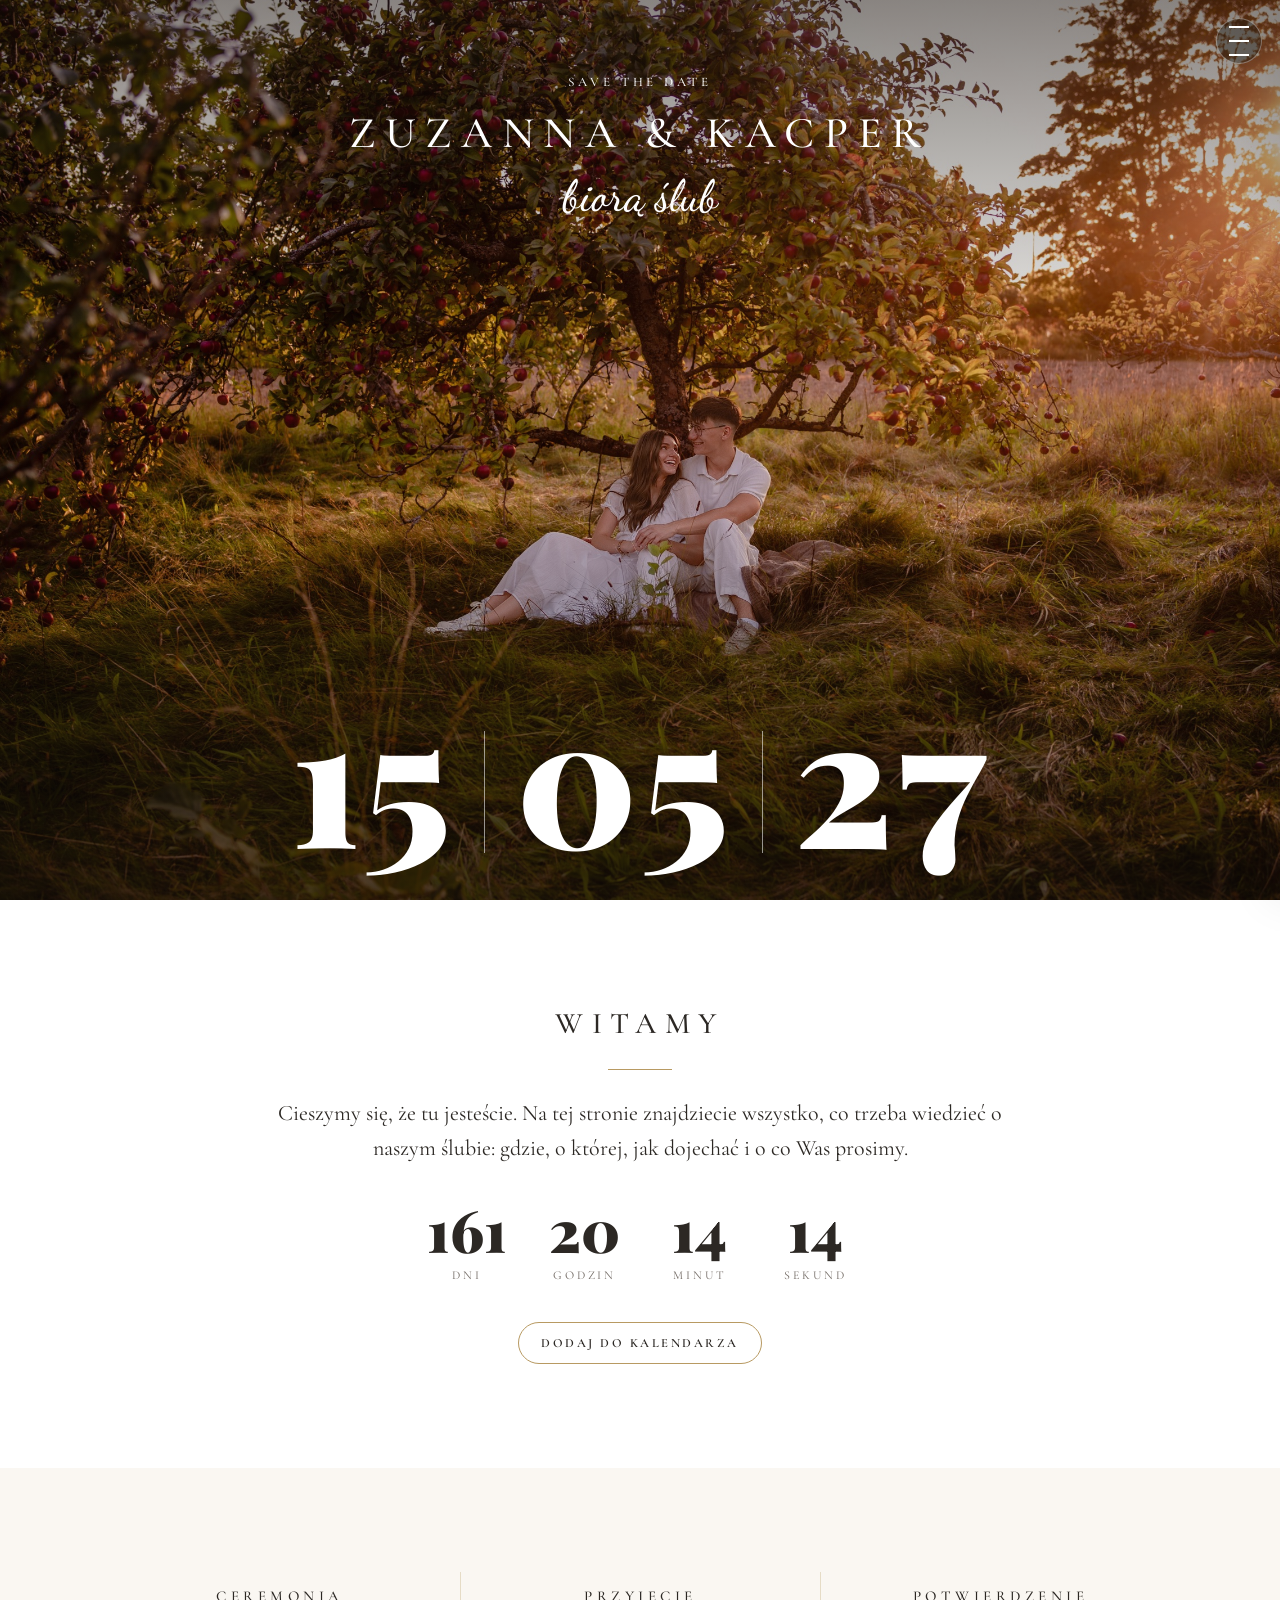
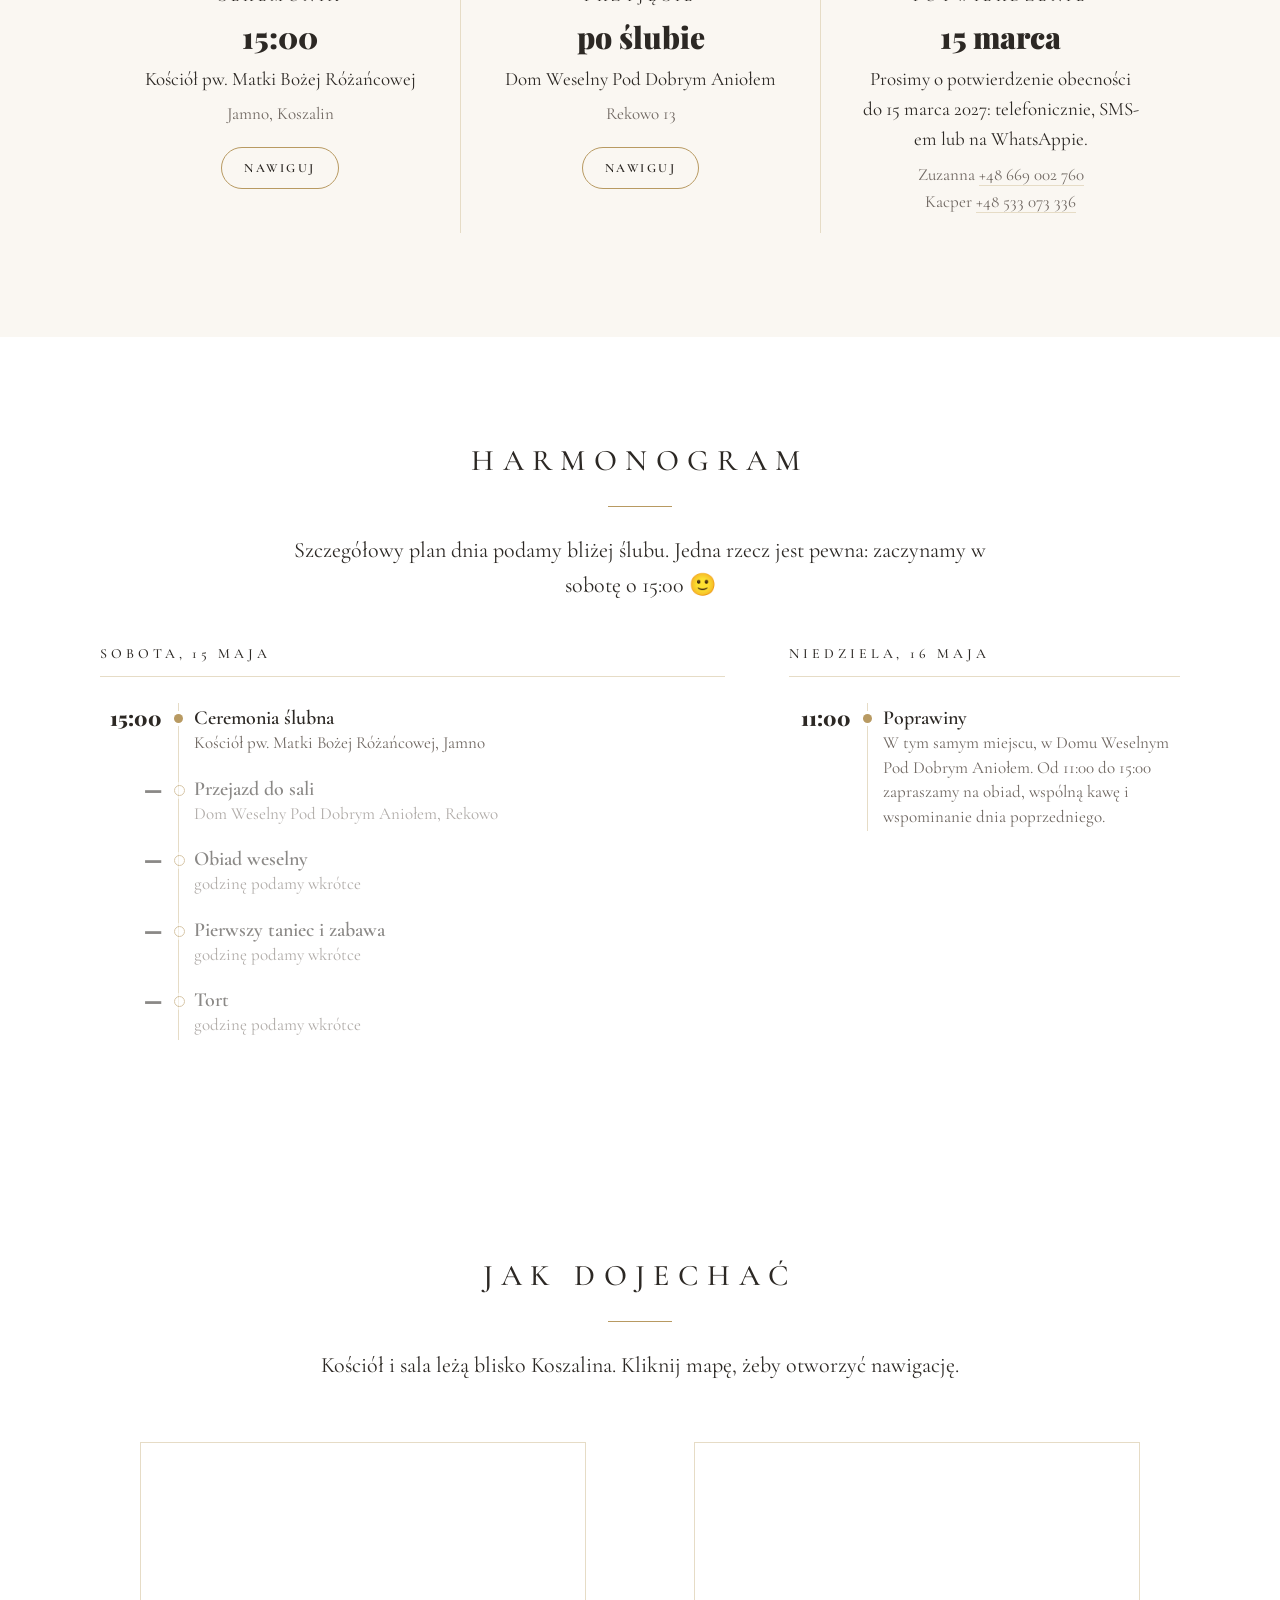
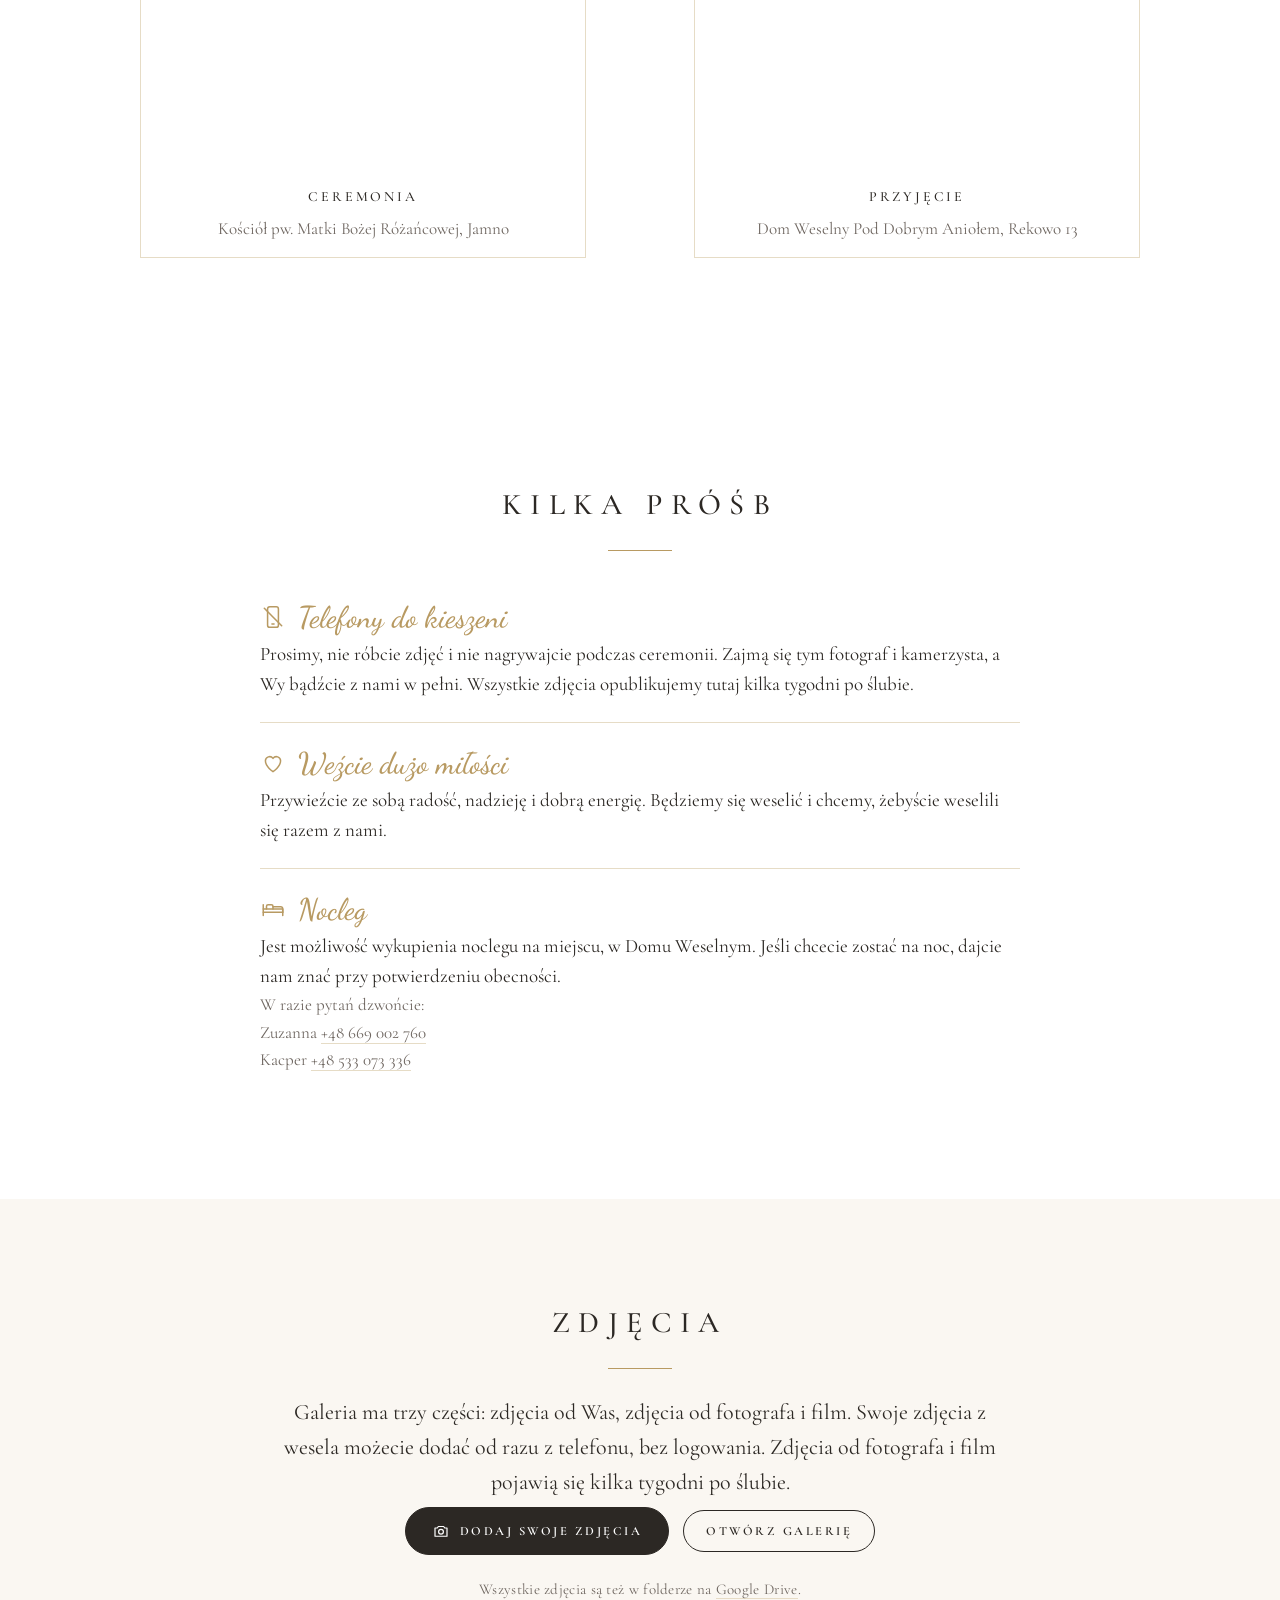
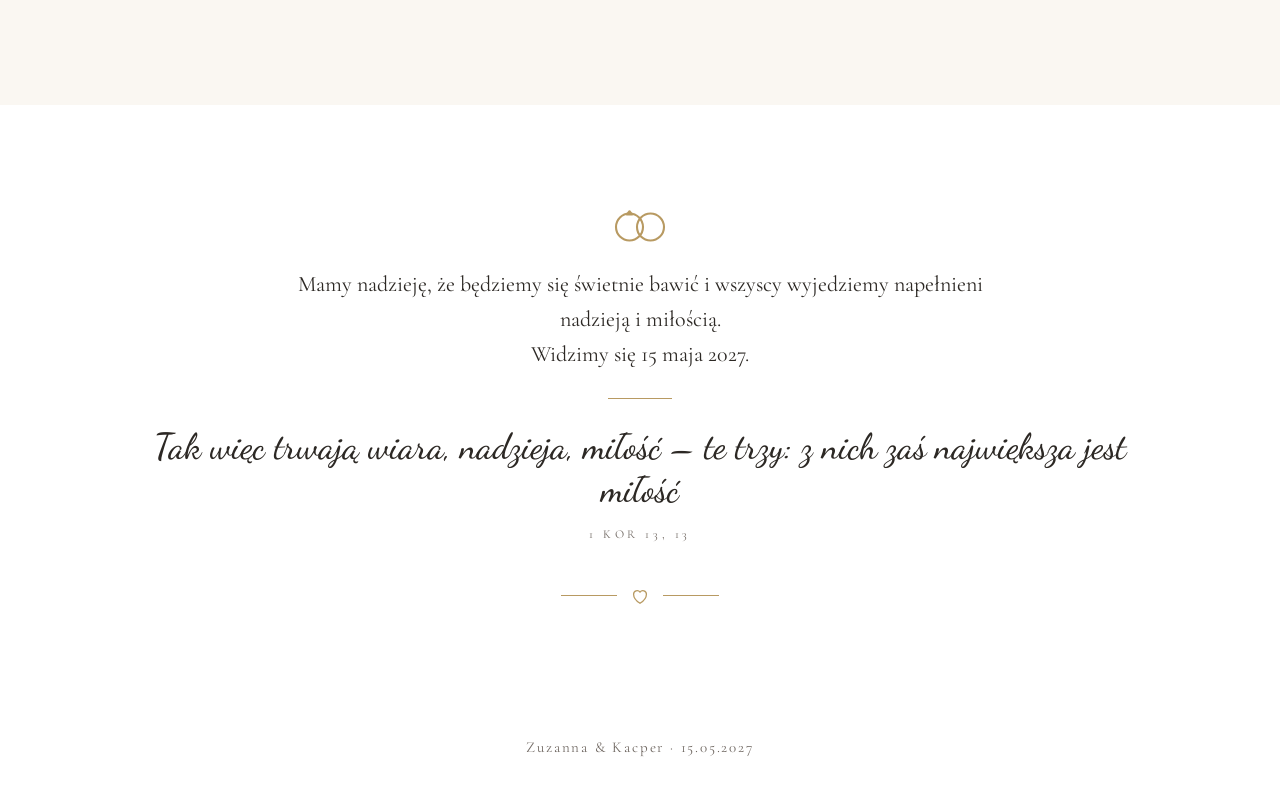
<file: index.html>
<!doctype html>
<html lang="pl">
<head>
<meta charset="utf-8">
<meta name="viewport" content="width=device-width, initial-scale=1">
<title>Zuzanna i Kacper · 15 maja 2027</title>
<meta name="description" content="Ślub Zuzanny i Kacpra, 15 maja 2027. Szczegóły ceremonii, przyjęcia i dojazdu.">
<meta name="robots" content="noindex, nofollow">
<meta property="og:title" content="Zuzanna i Kacper biorą ślub · 15 maja 2027">
<meta property="og:image" content="https://zuzannaikacper.pl/img/hero-m.jpg">
<link rel="icon" href="/favicon.svg" type="image/svg+xml">
<link rel="apple-touch-icon" href="/apple-touch-icon.png">
<link rel="preconnect" href="https://fonts.googleapis.com">
<link rel="preconnect" href="https://fonts.gstatic.com" crossorigin>
<link href="https://fonts.googleapis.com/css2?family=Cormorant+Garamond:ital,wght@0,400;0,500;0,600;1,400&family=Dancing+Script:wght@500;600&family=Playfair+Display:wght@900&display=swap" rel="stylesheet">
<link rel="stylesheet" href="/style.css?v=9">
</head>
<body>

<button class="menu-btn" type="button" aria-label="Menu" aria-expanded="false" aria-controls="menu"><span></span><span></span><span></span></button>
<div class="menu-scrim" hidden></div>
<nav class="menu" id="menu" aria-label="Menu strony">
  <a href="/#witamy">Witamy</a>
  <a href="/#plan">Plan dnia</a>
  <a href="/#harmonogram">Harmonogram</a>
  <a href="/#dojazd">Jak dojechać</a>
  <a href="/#prosby">Kilka próśb</a>
  <a href="/zdjecia/">Galeria zdjęć</a>
  <a href="/zdjecia/#gosc">Dodaj swoje zdjęcia</a>
  <div class="menu-foot"><span class="script">Zuzanna &amp; Kacper</span>15 maja 2027</div>
</nav>

<header class="hero">
  <picture>
    <source media="(max-width:760px)" srcset="img/hero-m.jpg">
    <img src="img/hero.jpg" alt="Zuzanna i Kacper pod jabłonią o zachodzie słońca">
  </picture>
  <div class="hero-top">
    <div class="caps">Save the date</div>
    <h1>Zuzanna &amp; Kacper</h1>
    <p class="script">biorą ślub</p>
  </div>
  <div class="hero-date" aria-label="15 maja 2027"><span>15</span><span>05</span><span>27</span></div>
</header>

<section class="center" id="witamy">
  <div class="wrap">
    <h2>Witamy</h2>
    <div class="rule"></div>
    <p class="lead">Cieszymy się, że tu jesteście. Na tej stronie znajdziecie wszystko, co trzeba wiedzieć o naszym ślubie: gdzie, o której, jak dojechać i o co Was prosimy.</p>
    <div class="count" id="count" aria-live="polite">
      <div><b data-u="d">—</b><small>dni</small></div>
      <div><b data-u="h">—</b><small>godzin</small></div>
      <div><b data-u="m">—</b><small>minut</small></div>
      <div><b data-u="s">—</b><small>sekund</small></div>
    </div>
    <a class="btn ghost" href="slub.ics" download="slub-zuzanna-kacper.ics">Dodaj do kalendarza</a>
  </div>
</section>

<section class="plan" id="plan">
  <div class="wrap">
    <div class="cols">
      <div>
        <h3>Ceremonia</h3>
        <p class="big">15:00</p>
        <p>Kościół pw. Matki Bożej Różańcowej</p>
        <p class="muted">Jamno, Koszalin</p>
        <a class="btn ghost" href="https://www.google.com/maps/search/?api=1&query=Ko%C5%9Bci%C3%B3%C5%82+Matki+Bo%C5%BCej+R%C3%B3%C5%BCa%C5%84cowej+Jamno+Koszalin" target="_blank" rel="noopener">Nawiguj</a>
      </div>
      <div>
        <h3>Przyjęcie</h3>
        <p class="big">po ślubie</p>
        <p>Dom Weselny Pod Dobrym Aniołem</p>
        <p class="muted">Rekowo 13</p>
        <a class="btn ghost" href="https://www.google.com/maps/search/?api=1&query=Dom+Weselny+Pod+Dobrym+Anio%C5%82em+Rekowo+13" target="_blank" rel="noopener">Nawiguj</a>
      </div>
      <div>
        <h3>Potwierdzenie</h3>
        <p class="big">15 marca</p>
        <p>Prosimy o potwierdzenie obecności do 15 marca 2027: telefonicznie, SMS-em lub na WhatsAppie.</p>
        <p class="muted">Zuzanna <a href="tel:+48669002760">+48 669 002 760</a><br>Kacper <a href="tel:+48533073336">+48 533 073 336</a></p>
      </div>
    </div>
  </div>
</section>

<section class="center" id="harmonogram">
  <div class="wrap">
    <h2>Harmonogram</h2>
    <div class="rule"></div>
    <p class="lead">Szczegółowy plan dnia podamy bliżej ślubu. Jedna rzecz jest pewna: zaczynamy w sobotę o 15:00 🙂</p>
    <div class="days">
      <div class="day">
        <h3>Sobota, 15 maja</h3>
        <ol class="tl">
          <li><time>15:00</time><div><strong>Ceremonia ślubna</strong><span>Kościół pw. Matki Bożej Różańcowej, Jamno</span></div></li>
          <li class="tba"><time>—</time><div><strong>Przejazd do sali</strong><span>Dom Weselny Pod Dobrym Aniołem, Rekowo</span></div></li>
          <li class="tba"><time>—</time><div><strong>Obiad weselny</strong><span>godzinę podamy wkrótce</span></div></li>
          <li class="tba"><time>—</time><div><strong>Pierwszy taniec i zabawa</strong><span>godzinę podamy wkrótce</span></div></li>
          <li class="tba"><time>—</time><div><strong>Tort</strong><span>godzinę podamy wkrótce</span></div></li>
        </ol>
      </div>
      <div class="day">
        <h3>Niedziela, 16 maja</h3>
        <ol class="tl">
          <li><time>11:00</time><div><strong>Poprawiny</strong><span>W tym samym miejscu, w Domu Weselnym Pod Dobrym Aniołem. Od 11:00 do 15:00 zapraszamy na obiad, wspólną kawę i wspominanie dnia poprzedniego.</span></div></li>
        </ol>
      </div>
    </div>
  </div>
</section>

<section class="center" id="dojazd">
  <div class="wrap">
    <h2>Jak dojechać</h2>
    <div class="rule"></div>
    <p class="lead">Kościół i sala leżą blisko Koszalina. Kliknij mapę, żeby otworzyć nawigację.</p>
    <div class="maps">
      <figure class="map">
        <iframe loading="lazy" title="Mapa: Kościół Matki Bożej Różańcowej, Jamno" src="https://maps.google.com/maps?q=Ko%C5%9Bci%C3%B3%C5%82+Matki+Bo%C5%BCej+R%C3%B3%C5%BCa%C5%84cowej+Jamno+Koszalin&z=14&output=embed"></iframe>
        <figcaption><strong>Ceremonia</strong><span>Kościół pw. Matki Bożej Różańcowej, Jamno</span></figcaption>
      </figure>
      <figure class="map">
        <iframe loading="lazy" title="Mapa: Dom Weselny Pod Dobrym Aniołem, Rekowo" src="https://maps.google.com/maps?q=Dom+Weselny+Pod+Dobrym+Anio%C5%82em+Rekowo+13&z=14&output=embed"></iframe>
        <figcaption><strong>Przyjęcie</strong><span>Dom Weselny Pod Dobrym Aniołem, Rekowo 13</span></figcaption>
      </figure>
    </div>
  </div>
</section>

<section id="prosby">
  <div class="wrap">
    <div class="center">
      <h2>Kilka próśb</h2>
      <div class="rule"></div>
    </div>
    <div class="asks">
      <ol>
        <li>
          <span class="script"><svg class="ico" viewBox="0 0 24 24" fill="none" stroke="currentColor" stroke-width="1.4" stroke-linecap="round" stroke-linejoin="round" aria-hidden="true"><rect x="7" y="2.5" width="10" height="19" rx="2"/><path d="M11 18.5h2"/><path d="M4 4l16 16"/></svg>Telefony do kieszeni</span>
          <p>Prosimy, nie róbcie zdjęć i nie nagrywajcie podczas ceremonii. Zajmą się tym fotograf i kamerzysta, a Wy bądźcie z nami w pełni. Wszystkie zdjęcia opublikujemy tutaj kilka tygodni po ślubie.</p>
        </li>
        <li>
          <span class="script"><svg class="ico" viewBox="0 0 24 24" fill="none" stroke="currentColor" stroke-width="1.4" stroke-linecap="round" stroke-linejoin="round" aria-hidden="true"><path d="M12 20s-7-4.6-7-10a3.9 3.9 0 0 1 7-2.3A3.9 3.9 0 0 1 19 10c0 5.4-7 10-7 10z"/></svg>Weźcie dużo miłości</span>
          <p>Przywieźcie ze sobą radość, nadzieję i dobrą energię. Będziemy się weselić i chcemy, żebyście weselili się razem z nami.</p>
        </li>
        <li>
          <span class="script"><svg class="ico" viewBox="0 0 24 24" fill="none" stroke="currentColor" stroke-width="1.4" stroke-linecap="round" stroke-linejoin="round" aria-hidden="true"><path d="M3 18V8"/><path d="M3 15h18v3"/><path d="M3 12h18v3"/><path d="M6 12V9.5A1.5 1.5 0 0 1 7.5 8h3A1.5 1.5 0 0 1 12 9.5V12"/><path d="M21 15v-3a2 2 0 0 0-2-2h-7"/></svg>Nocleg</span>
          <p>Jest możliwość wykupienia noclegu na miejscu, w Domu Weselnym. Jeśli chcecie zostać na noc, dajcie nam znać przy potwierdzeniu obecności.</p>
          <p class="muted">W razie pytań dzwońcie:<br>Zuzanna <a href="tel:+48669002760">+48 669 002 760</a><br>Kacper <a href="tel:+48533073336">+48 533 073 336</a></p>
        </li>
      </ol>
    </div>
  </div>
</section>

<section class="photos center" id="zdjecia">
  <div class="wrap">
    <h2>Zdjęcia</h2>
    <div class="rule"></div>
    <p class="lead">Galeria ma trzy części: zdjęcia od Was, zdjęcia od fotografa i film. Swoje zdjęcia z wesela możecie dodać od razu z telefonu, bez logowania. Zdjęcia od fotografa i film pojawią się kilka tygodni po ślubie.</p>
    <div class="actions">
      <a class="btn solid" href="/zdjecia/#gosc"><svg class="bico" viewBox="0 0 24 24" fill="none" stroke="currentColor" stroke-width="1.6" stroke-linecap="round" stroke-linejoin="round" aria-hidden="true"><path d="M4 8h3l1.5-2h7L17 8h3v11H4z"/><circle cx="12" cy="13" r="3.2"/></svg>Dodaj swoje zdjęcia</a>
      <a class="btn" href="/zdjecia/">Otwórz galerię</a>
    </div>
    <p class="note">Wszystkie zdjęcia są też w folderze na <a href="https://drive.google.com/drive/folders/1gEf7ZTB1WfXB3bDuZWTG1-2PKghEwZF-" target="_blank" rel="noopener">Google Drive</a>.</p>
  </div>
</section>

<section class="closing center" id="do-zobaczenia">
  <div class="wrap">
    <div class="rings-wrap"><svg class="rings" viewBox="0 0 48 24" fill="none" stroke="currentColor" stroke-width="1.4" aria-hidden="true"><circle cx="17" cy="12" r="9"/><circle cx="31" cy="12" r="9"/><path d="M17 1.5l-1.8 2.2h3.6z" stroke-linejoin="round"/></svg></div>
    <p class="lead">Mamy nadzieję, że będziemy się świetnie bawić i wszyscy wyjedziemy napełnieni nadzieją i miłością.<br>Widzimy się 15 maja 2027.</p>
    <div class="rule"></div>
    <p class="script">Tak więc trwają wiara, nadzieja, miłość – te trzy: z nich zaś największa jest miłość</p>
    <div class="ref">1 Kor 13, 13</div>
    <div class="ornament" aria-hidden="true">
      <i></i>
      <svg viewBox="0 0 24 24" fill="none" stroke="currentColor" stroke-width="1.4"><path d="M12 20s-7-4.6-7-10a3.9 3.9 0 0 1 7-2.3A3.9 3.9 0 0 1 19 10c0 5.4-7 10-7 10z"/></svg>
      <i></i>
    </div>
  </div>
</section>

<a class="fab" href="/zdjecia/#gosc" aria-label="Dodaj swoje zdjęcia"><svg viewBox="0 0 24 24" fill="none" stroke="currentColor" stroke-width="1.6" stroke-linecap="round" stroke-linejoin="round" aria-hidden="true"><path d="M4 8h3l1.5-2h7L17 8h3v11H4z"/><circle cx="12" cy="13" r="3.2"/></svg><span>Dodaj zdjęcia</span></a>
<footer>Zuzanna &amp; Kacper · 15.05.2027</footer>

<script>
  (function(){
    var target = new Date("2027-05-15T15:00:00+02:00").getTime();
    var el = document.getElementById("count");
    var d = el.querySelector("[data-u=d]"), h = el.querySelector("[data-u=h]"), m = el.querySelector("[data-u=m]"), sec = el.querySelector("[data-u=s]");
    function tick(){
      var diff = Math.max(0, target - Date.now());
      var days = Math.floor(diff/86400000), hrs = Math.floor(diff%86400000/3600000), mins = Math.floor(diff%3600000/60000), secs = Math.floor(diff%60000/1000);
      d.textContent = days; h.textContent = hrs; m.textContent = mins; sec.textContent = secs;
    }
    tick(); setInterval(tick, 1000);
  })();
</script>
<script>
  (function(){
    var btn=document.querySelector('.menu-btn'),scrim=document.querySelector('.menu-scrim'),menu=document.getElementById('menu');
    function set(open){document.body.classList.toggle('menu-open',open);btn.setAttribute('aria-expanded',open);scrim.hidden=!open;}
    btn.addEventListener('click',function(){set(!document.body.classList.contains('menu-open'));});
    scrim.addEventListener('click',function(){set(false);});
    menu.addEventListener('click',function(e){if(e.target.tagName==='A')set(false);});
    document.addEventListener('keydown',function(e){if(e.key==='Escape')set(false);});
    var hero=document.querySelector('.hero');
    var fab=document.querySelector('.fab');
    function tone(){var past=window.scrollY>hero.offsetHeight-60;btn.classList.toggle('light',past);fab.classList.toggle('show',past);}
    window.addEventListener('scroll',tone,{passive:true});tone();
  })();
</script>
</body>
</html>
</file>
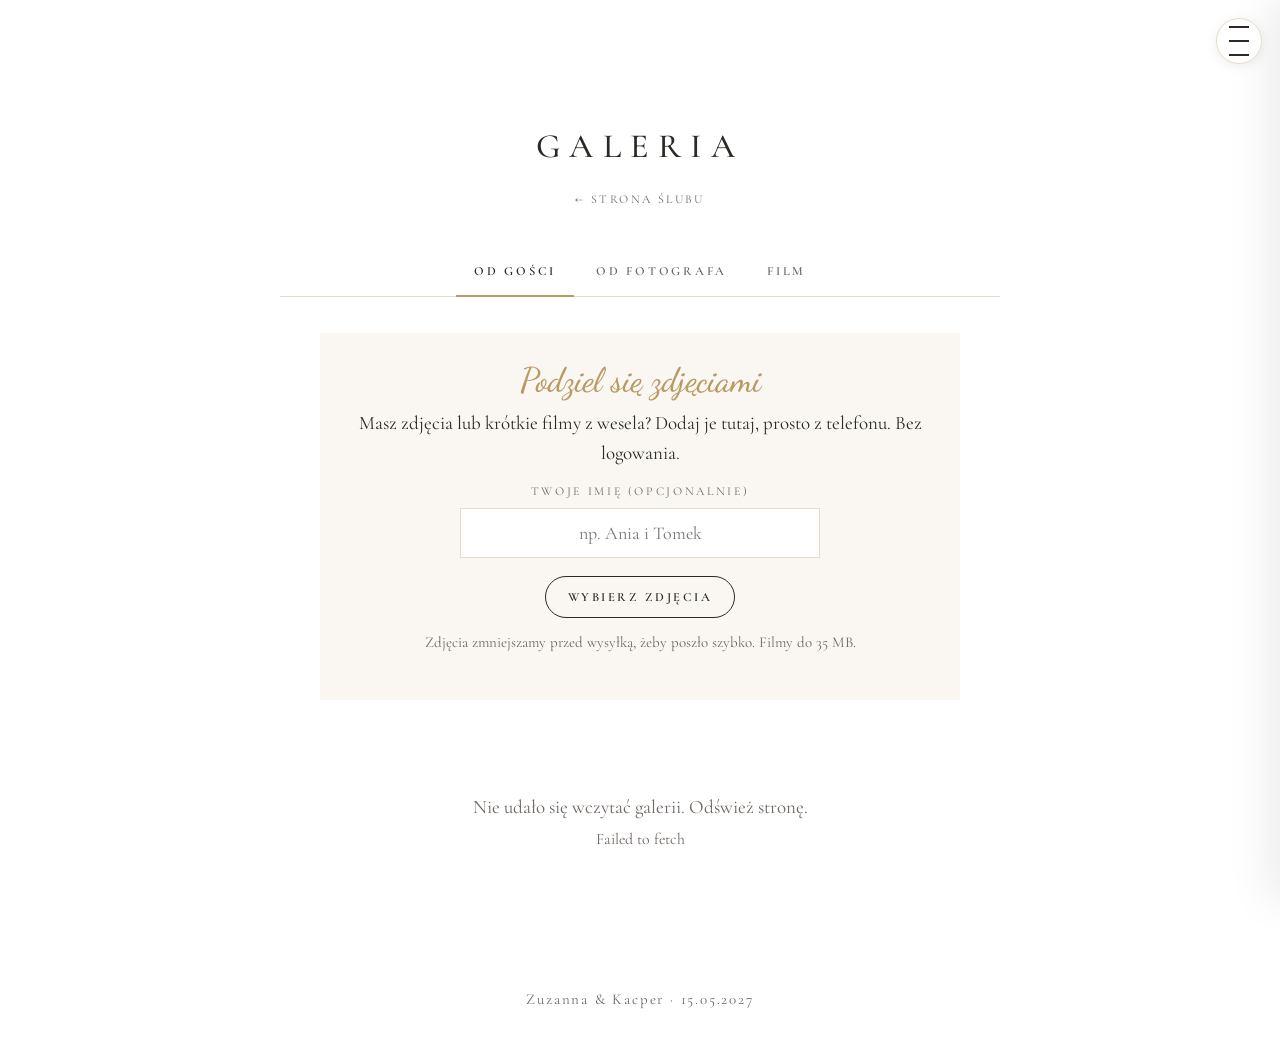
<file: zdjecia/index.html>
<!doctype html>
<html lang="pl">
<head>
<meta charset="utf-8">
<meta name="viewport" content="width=device-width, initial-scale=1">
<title>Galeria · Zuzanna i Kacper</title>
<meta name="description" content="Zdjęcia ze ślubu Zuzanny i Kacpra: od gości, od fotografa i film.">
<meta name="robots" content="noindex, nofollow">
<link rel="icon" href="/favicon.svg" type="image/svg+xml">
<link rel="apple-touch-icon" href="/apple-touch-icon.png">
<link rel="preconnect" href="https://fonts.googleapis.com">
<link rel="preconnect" href="https://fonts.gstatic.com" crossorigin>
<link href="https://fonts.googleapis.com/css2?family=Cormorant+Garamond:ital,wght@0,400;0,500;0,600;1,400&family=Dancing+Script:wght@500;600&family=Playfair+Display:wght@900&display=swap" rel="stylesheet">
<link rel="stylesheet" href="/style.css?v=9">
<style>
  .ghead{padding:clamp(72px,12vw,120px) 0 0;text-align:center}
  .ghead .script{color:var(--gold);font-size:clamp(28px,4vw,38px);margin:0 0 8px}
  .ghead h1{font-weight:500;font-size:clamp(24px,3.4vw,34px);letter-spacing:.28em;text-transform:uppercase;margin:0}
  .back{display:inline-block;margin-top:16px;text-decoration:none;letter-spacing:.2em;text-transform:uppercase;font-size:12px;color:var(--ink-soft)}
  .tabs{display:flex;justify-content:center;gap:4px;margin:34px auto 0;border-bottom:1px solid var(--gold-soft);max-width:720px}
  .tabs button{appearance:none;background:none;border:0;border-bottom:2px solid transparent;margin-bottom:-1px;padding:14px 18px;font:inherit;font-weight:600;letter-spacing:.22em;text-transform:uppercase;font-size:12.5px;color:var(--ink-soft);cursor:pointer}
  .tabs button[aria-selected="true"]{color:var(--ink);border-bottom-color:var(--gold)}
  .tabs button:focus-visible{outline:2px solid var(--gold);outline-offset:-2px}
  .panel{padding:36px 0 80px}
  .panel[hidden]{display:none}

  /* upload */
  .up{max-width:640px;margin:0 auto 44px;padding:28px clamp(18px,4vw,36px);background:var(--wash);text-align:center}
  .up p{margin:0 0 14px}
  .up label{display:block;letter-spacing:.22em;text-transform:uppercase;font-size:12px;color:var(--ink-soft);margin:8px 0 6px}
  .up input[type=text]{width:100%;max-width:360px;padding:10px 14px;border:1px solid var(--gold-soft);background:#fff;font:inherit;font-size:18px;text-align:center}
  .up input[type=file]{position:absolute;width:1px;height:1px;opacity:0;overflow:hidden}
  .up label.btn{display:block;width:max-content;margin:18px auto 0;cursor:pointer;letter-spacing:.2em;font-size:12.5px;color:var(--ink)}
  .up .hint{font-size:15px;color:var(--ink-soft);margin:12px 0 0}
  .queue{list-style:none;padding:0;margin:18px 0 0;text-align:left;font-size:16px}
  .queue li{display:flex;justify-content:space-between;gap:12px;padding:8px 0;border-top:1px solid var(--gold-soft)}
  .queue li span:last-child{color:var(--ink-soft);white-space:nowrap}
  .queue li.ok span:last-child{color:var(--gold)}
  .queue li.err span:last-child{color:#a0463a}
  .bar{height:2px;background:var(--gold-soft);margin-top:14px;overflow:hidden}
  .bar i{display:block;height:100%;width:0;background:var(--gold);transition:width .3s}

  /* grid */
  .meta{display:flex;justify-content:space-between;align-items:center;gap:12px;flex-wrap:wrap;margin:0 0 18px;color:var(--ink-soft);font-size:16px}
  .meta .btn{margin:0}
  .grid{display:grid;grid-template-columns:repeat(auto-fill,minmax(180px,1fr));gap:8px}
  .grid a{position:relative;display:block;aspect-ratio:1;overflow:hidden;background:var(--wash)}
  .grid img{width:100%;height:100%;object-fit:cover;display:block;transition:transform .4s}
  .grid a:hover img,.grid a:focus-visible img{transform:scale(1.03)}
  .grid a:focus-visible{outline:2px solid var(--gold);outline-offset:2px}
  .grid .play{position:absolute;inset:0;display:grid;place-items:center;color:#fff;font-size:36px;text-shadow:0 2px 12px rgba(0,0,0,.4);pointer-events:none}
  .grid .by{position:absolute;left:0;right:0;bottom:0;padding:22px 10px 8px;background:linear-gradient(to top,rgba(0,0,0,.55),transparent);color:#fff;font-size:14px;letter-spacing:.04em;white-space:nowrap;overflow:hidden;text-overflow:ellipsis}
  .empty{text-align:center;color:var(--ink-soft);padding:40px 0 10px}
  .empty .script{color:var(--gold);font-size:30px;display:block;margin-bottom:6px}
  .state{text-align:center;color:var(--ink-soft);padding:30px 0}
  .videos{display:grid;grid-template-columns:repeat(auto-fill,minmax(320px,1fr));gap:24px}
  .videos figure{margin:0}
  .videos iframe{display:block;width:100%;aspect-ratio:16/9;border:0;background:#000}
  .videos figcaption{padding:10px 4px;color:var(--ink-soft);font-size:16px;text-align:center}

  /* lightbox */
  .lb{position:fixed;inset:0;height:100dvh;z-index:70;background:rgba(20,16,12,.94);display:none;align-items:center;justify-content:center;overscroll-behavior:contain;touch-action:pan-y pinch-zoom}
  .lb.on{display:flex}
  #lb-body{display:flex;align-items:center;justify-content:center;width:100%;height:100%;padding:56px 0 72px}
  .lb img,.lb iframe{max-width:min(96vw,1600px);max-height:100%;width:auto;height:auto;object-fit:contain;display:block;border:0}
  .lb iframe{width:min(96vw,1200px);aspect-ratio:16/9;background:#000}
  .lb button{position:absolute;z-index:2;background:none;border:0;color:#fff;font:inherit;cursor:pointer;opacity:.85;padding:14px}
  .lb button:hover,.lb button:focus-visible{opacity:1;outline:none}
  .lb .x{top:10px;right:14px;font-size:30px;line-height:1}
  .lb .prev,.lb .next{top:50%;transform:translateY(-50%);font-size:46px;line-height:1;font-weight:300}
  .lb .prev{left:6px}.lb .next{right:6px}
  .lb .dl{position:absolute;z-index:2;bottom:max(16px,env(safe-area-inset-bottom));left:50%;transform:translateX(-50%);letter-spacing:.22em;text-transform:uppercase;font-size:12px;text-decoration:none;color:#fff;border:1px solid rgba(255,255,255,.6);border-radius:999px;padding:9px 18px}
  @media (max-width:640px){.tabs button{padding:12px 10px;font-size:11.5px;letter-spacing:.16em}.grid{grid-template-columns:repeat(3,1fr);gap:4px}.lb .prev,.lb .next{display:none}}
</style>
</head>
<body>

<button class="menu-btn light" type="button" aria-label="Menu" aria-expanded="false" aria-controls="menu"><span></span><span></span><span></span></button>
<div class="menu-scrim" hidden></div>
<nav class="menu" id="menu" aria-label="Menu strony">
  <a href="/#witamy">Witamy</a>
  <a href="/#plan">Plan dnia</a>
  <a href="/#harmonogram">Harmonogram</a>
  <a href="/#dojazd">Jak dojechać</a>
  <a href="/#prosby">Kilka próśb</a>
  <a href="/zdjecia/">Galeria zdjęć</a>
  <a href="/zdjecia/#gosc">Dodaj swoje zdjęcia</a>
  <div class="menu-foot"><span class="script">Zuzanna &amp; Kacper</span>15 maja 2027</div>
</nav>

<header class="ghead">
  <div class="wrap">
    <h1>Galeria</h1>
    <a class="back" href="/">← strona ślubu</a>
    <div class="tabs" role="tablist" aria-label="Kategorie">
      <button role="tab" id="tab-gosc" aria-controls="p-gosc" aria-selected="true" data-cat="gosc">Od gości</button>
      <button role="tab" id="tab-foto" aria-controls="p-foto" aria-selected="false" data-cat="foto">Od fotografa</button>
      <button role="tab" id="tab-film" aria-controls="p-film" aria-selected="false" data-cat="film">Film</button>
    </div>
  </div>
</header>

<main class="wrap">
  <section class="panel" id="p-gosc" role="tabpanel" aria-labelledby="tab-gosc">
    <div class="up">
      <p class="script" style="margin:0 0 6px;color:var(--gold)">Podziel się zdjęciami</p>
      <p>Masz zdjęcia lub krótkie filmy z wesela? Dodaj je tutaj, prosto z telefonu. Bez logowania.</p>
      <form id="upform">
        <label for="by">Twoje imię (opcjonalnie)</label>
        <input type="text" id="by" name="by" maxlength="60" autocomplete="name" placeholder="np. Ania i Tomek">
        <input type="file" id="files" name="files" multiple accept="image/*,video/*">
        <label for="files" class="btn" tabindex="0">Wybierz zdjęcia</label>
      </form>
      <p class="hint">Zdjęcia zmniejszamy przed wysyłką, żeby poszło szybko. Filmy do 35 MB.</p>
      <div class="bar" id="bar" hidden><i></i></div>
      <ul class="queue" id="queue"></ul>
    </div>
    <div class="meta"><span id="m-gosc"></span><a class="btn ghost" id="dl-gosc" href="#" target="_blank" rel="noopener" hidden>Pobierz wszystkie</a></div>
    <div id="g-gosc"></div>
  </section>

  <section class="panel" id="p-foto" role="tabpanel" aria-labelledby="tab-foto" hidden>
    <div class="meta"><span id="m-foto"></span><a class="btn ghost" id="dl-foto" href="#" target="_blank" rel="noopener" hidden>Pobierz wszystkie</a></div>
    <div id="g-foto"></div>
  </section>

  <section class="panel" id="p-film" role="tabpanel" aria-labelledby="tab-film" hidden>
    <div class="meta"><span id="m-film"></span><a class="btn ghost" id="dl-film" href="#" target="_blank" rel="noopener" hidden>Pobierz</a></div>
    <div id="g-film"></div>
  </section>
</main>

<div class="lb" id="lb" role="dialog" aria-modal="true" aria-label="Podgląd">
  <button class="x" type="button" aria-label="Zamknij">×</button>
  <button class="prev" type="button" aria-label="Poprzednie">‹</button>
  <button class="next" type="button" aria-label="Następne">›</button>
  <div id="lb-body"></div>
  <a class="dl" id="lb-dl" href="#" download>Pobierz</a>
</div>

<footer>Zuzanna &amp; Kacper · 15.05.2027</footer>

<script>
(function(){
  // === Konfiguracja ===
  var API = "https://script.google.com/macros/s/AKfycbznJifPmLLNKZDG4pq0eJcMsFfpFer2WMMvQ6aRhssTvhQLr_ZK2zeYopfoc2xITPga/exec"; // adres wdrożenia Google Apps Script (uzupełniany przy wdrożeniu)
  var MAX_SIDE = 2400, JPEG_Q = 0.86, MAX_VIDEO = 35*1024*1024;

  // --- menu ---
  var btn=document.querySelector('.menu-btn'),scrim=document.querySelector('.menu-scrim'),menu=document.getElementById('menu');
  function setMenu(open){document.body.classList.toggle('menu-open',open);btn.setAttribute('aria-expanded',open);scrim.hidden=!open;}
  btn.addEventListener('click',function(){setMenu(!document.body.classList.contains('menu-open'));});
  scrim.addEventListener('click',function(){setMenu(false);});
  menu.addEventListener('click',function(e){if(e.target.tagName==='A')setMenu(false);});

  // --- tabs ---
  var tabs=[].slice.call(document.querySelectorAll('[role=tab]'));
  var loaded={}, data={};
  function show(cat){
    tabs.forEach(function(t){var on=t.dataset.cat===cat;t.setAttribute('aria-selected',on);document.getElementById('p-'+t.dataset.cat).hidden=!on;});
    if(history.replaceState)history.replaceState(null,'','#'+cat);
    if(!loaded[cat])load(cat);
  }
  tabs.forEach(function(t){t.addEventListener('click',function(){show(t.dataset.cat);});});
  var start=(location.hash||'#gosc').slice(1); if(!/^(gosc|foto|film)$/.test(start))start='gosc';
  window.addEventListener('hashchange',function(){var h=location.hash.slice(1);if(/^(gosc|foto|film)$/.test(h))show(h);});

  // --- API ---
  function ready(){return API.indexOf('http')===0;}
  function thumb(id,w){return 'https://drive.google.com/thumbnail?id='+id+'&sz=w'+w;}
  function dlUrl(id){return 'https://drive.google.com/uc?export=download&id='+id;}
  function esc(s){return String(s).replace(/[&<>"]/g,function(c){return {'&':'&amp;','<':'&lt;','>':'&gt;','"':'&quot;'}[c];});}

  var EMPTY={gosc:['Jeszcze pusto','Bądź pierwszą osobą, która doda zdjęcie.'],foto:['Jeszcze w obróbce','Zdjęcia od fotografa pojawią się tutaj kilka tygodni po ślubie.'],film:['Jeszcze w montażu','Film pojawi się tutaj, gdy będzie gotowy.']};

  function load(cat){
    var g=document.getElementById('g-'+cat), m=document.getElementById('m-'+cat), dl=document.getElementById('dl-'+cat);
    if(!ready()){g.innerHTML='<div class="empty"><span class="script">Galeria w przygotowaniu</span>Wróć tu wkrótce.</div>';return;}
    g.innerHTML='<div class="state">Wczytuję…</div>';
    fetch(API+'?cat='+cat+'&t='+Date.now()).then(function(r){return r.json();}).then(function(j){
      if(!j.ok)throw new Error(j.error||'Błąd');
      loaded[cat]=true; data[cat]=j.files;
      if(j.folderUrl){dl.href=j.folderUrl;dl.hidden=!j.files.length;}
      m.textContent=j.files.length?j.files.length+(j.files.length===1?' plik':j.files.length<5?' pliki':' plików'):'';
      render(cat);
    }).catch(function(e){g.innerHTML='<div class="state">Nie udało się wczytać galerii. Odśwież stronę.<br><small>'+esc(e.message)+'</small></div>';});
  }

  function render(cat){
    var g=document.getElementById('g-'+cat), files=data[cat]||[];
    if(!files.length){g.innerHTML='<div class="empty"><span class="script">'+EMPTY[cat][0]+'</span>'+EMPTY[cat][1]+'</div>';return;}
    if(cat==='film' && files.every(function(f){return f.mime.indexOf('video/')===0;})){
      g.innerHTML='<div class="videos">'+files.map(function(f){return '<figure><iframe src="https://drive.google.com/file/d/'+f.id+'/preview" allow="autoplay; fullscreen" allowfullscreen loading="lazy" title="'+esc(f.name)+'"></iframe><figcaption>'+esc(f.name.replace(/\.[^.]+$/,''))+'</figcaption></figure>';}).join('')+'</div>';
      return;
    }
    g.innerHTML='<div class="grid">'+files.map(function(f,i){
      var v=f.mime.indexOf('video/')===0;
      return '<a href="'+thumb(f.id,2000)+'" data-i="'+i+'" data-cat="'+cat+'"><img loading="lazy" src="'+thumb(f.id,600)+'" alt="'+esc(f.name)+'">'+(v?'<span class="play">▶</span>':'')+(f.by?'<span class="by">'+esc(f.by)+'</span>':'')+'</a>';
    }).join('')+'</div>';
  }

  // --- lightbox ---
  var lb=document.getElementById('lb'), lbBody=document.getElementById('lb-body'), lbDl=document.getElementById('lb-dl'), cur={cat:null,i:0};
  function open(cat,i){
    var f=(data[cat]||[])[i]; if(!f)return; cur={cat:cat,i:i};
    var v=f.mime.indexOf('video/')===0;
    lbBody.innerHTML=v?'<iframe src="https://drive.google.com/file/d/'+f.id+'/preview" allow="autoplay; fullscreen" allowfullscreen></iframe>':'<img src="'+thumb(f.id,2000)+'" alt="'+esc(f.name)+'">';
    lbDl.href=dlUrl(f.id); lb.classList.add('on'); document.body.style.overflow='hidden'; document.documentElement.style.overflow='hidden';
  }
  function close(){lb.classList.remove('on');lbBody.innerHTML='';document.body.style.overflow='';document.documentElement.style.overflow='';}
  function step(d){var n=cur.i+d, arr=data[cur.cat]||[]; if(n<0)n=arr.length-1; if(n>=arr.length)n=0; open(cur.cat,n);}
  document.addEventListener('click',function(e){
    var a=e.target.closest('.grid a'); if(a){e.preventDefault();open(a.dataset.cat,+a.dataset.i);}
  });
  lb.querySelector('.x').addEventListener('click',close);
  lb.querySelector('.prev').addEventListener('click',function(){step(-1);});
  lb.querySelector('.next').addEventListener('click',function(){step(1);});
  lb.addEventListener('click',function(e){if(e.target===lb)close();});
  document.addEventListener('keydown',function(e){
    if(e.key==='Escape'){close();setMenu(false);}
    if(!lb.classList.contains('on'))return;
    if(e.key==='ArrowLeft')step(-1); if(e.key==='ArrowRight')step(1);
  });
  var tx=null; lb.addEventListener('touchstart',function(e){tx=e.touches[0].clientX;},{passive:true});
  lb.addEventListener('touchend',function(e){if(tx===null)return;var dx=e.changedTouches[0].clientX-tx;tx=null;if(Math.abs(dx)>50)step(dx<0?1:-1);},{passive:true});

  // --- upload ---
  var input=document.getElementById('files'), queue=document.getElementById('queue'), bar=document.getElementById('bar'), barI=bar.querySelector('i');
  document.querySelector('label[for=files]').addEventListener('keydown',function(e){if(e.key==='Enter'||e.key===' '){e.preventDefault();input.click();}});
  input.addEventListener('change',function(){
    var files=[].slice.call(input.files); input.value='';
    if(!files.length)return;
    if(!ready()){alert('Wysyłanie będzie dostępne wkrótce.');return;}
    var by=document.getElementById('by').value.trim(); try{localStorage.setItem('by',by);}catch(_){}
    bar.hidden=false; barI.style.width='0%';
    var done=0, total=files.length;
    files.reduce(function(p,f){return p.then(function(){return sendOne(f,by);}).then(function(){done++;barI.style.width=Math.round(done/total*100)+'%';});},Promise.resolve())
      .then(function(){loaded.gosc=false;load('gosc');setTimeout(function(){bar.hidden=true;},1500);});
  });
  try{var saved=localStorage.getItem('by');if(saved)document.getElementById('by').value=saved;}catch(_){}

  function row(name){var li=document.createElement('li');li.innerHTML='<span>'+esc(name)+'</span><span>przygotowuję…</span>';queue.prepend(li);return li;}
  function setRow(li,txt,cls){li.lastChild.textContent=txt;if(cls)li.className=cls;}

  function sendOne(file,by){
    var li=row(file.name);
    var isVideo=file.type.indexOf('video/')===0;
    if(isVideo && file.size>MAX_VIDEO){setRow(li,'za duży (max 35 MB)','err');return Promise.resolve();}
    var prep=isVideo?Promise.resolve({blob:file,mime:file.type,name:file.name}):shrink(file);
    return prep.then(function(o){
      setRow(li,'wysyłam…');
      return toBase64(o.blob).then(function(b64){
        return fetch(API,{method:'POST',headers:{'Content-Type':'text/plain;charset=utf-8'},body:JSON.stringify({cat:'gosc',name:o.name,mime:o.mime,by:by,data:b64})});
      });
    }).then(function(r){return r.json();}).then(function(j){
      if(j.ok)setRow(li,'dodane ✓','ok'); else setRow(li,'błąd: '+(j.error||''),'err');
    }).catch(function(e){setRow(li,'błąd sieci','err');});
  }

  function shrink(file){
    return new Promise(function(res){
      var url=URL.createObjectURL(file), img=new Image();
      img.onload=function(){
        var w=img.naturalWidth,h=img.naturalHeight,s=Math.min(1,MAX_SIDE/Math.max(w,h));
        if(s===1 && file.size<2.5*1024*1024){URL.revokeObjectURL(url);return res({blob:file,mime:file.type,name:file.name});}
        var c=document.createElement('canvas');c.width=Math.round(w*s);c.height=Math.round(h*s);
        c.getContext('2d').drawImage(img,0,0,c.width,c.height);
        c.toBlob(function(b){URL.revokeObjectURL(url);if(!b)return res({blob:file,mime:file.type,name:file.name});res({blob:b,mime:'image/jpeg',name:file.name.replace(/\.[^.]+$/,'')+'.jpg'});},'image/jpeg',JPEG_Q);
      };
      img.onerror=function(){URL.revokeObjectURL(url);res({blob:file,mime:file.type||'image/jpeg',name:file.name});};
      img.src=url;
    });
  }
  function toBase64(blob){return new Promise(function(res,rej){var r=new FileReader();r.onload=function(){res(String(r.result).split(',')[1]);};r.onerror=rej;r.readAsDataURL(blob);});}

  show(start);
})();
</script>
</body>
</html>
</file>
<file: style.css>
:root{
  --paper:#ffffff;
  --ink:#2c2824;
  --ink-soft:#6f6761;
  --gold:#b89a62;
  --gold-soft:#e6dcc6;
  --wash:#faf7f2;
}
*{box-sizing:border-box}
html{scroll-behavior:smooth}
body{margin:0;background:var(--paper);color:var(--ink);font-family:"Cormorant Garamond",Georgia,serif;font-size:19px;line-height:1.6;-webkit-font-smoothing:antialiased}
a{color:inherit}
a[href^="tel:"]{text-decoration:none;border-bottom:1px solid var(--gold-soft);white-space:nowrap}
.caps{letter-spacing:.3em;text-transform:uppercase;font-weight:500;font-size:14px}
.script{font-family:"Dancing Script",cursive;font-weight:500;font-size:34px;line-height:1.2}
.wrap{width:min(1080px,100% - 32px);margin-inline:auto}

/* Hero */
.hero{position:relative;height:100svh;min-height:560px;overflow:hidden;color:#fff;text-align:center;display:flex;flex-direction:column;justify-content:space-between}
.hero img{position:absolute;inset:0;width:100%;height:100%;object-fit:cover;object-position:50% 58%}
.hero::after{content:"";position:absolute;inset:0;background:linear-gradient(to bottom,rgba(20,14,8,.5) 0%,rgba(20,14,8,.18) 30%,rgba(20,14,8,.15) 55%,rgba(20,14,8,.65) 100%)}
.hero picture{position:absolute;inset:0;z-index:0}
.hero>*{position:relative;z-index:1}
.hero-top{padding-top:clamp(40px,8vh,80px)}
.hero-top .caps{font-size:13px;opacity:.95}
.hero-top h1{font-weight:500;font-size:clamp(26px,4.2vw,44px);letter-spacing:.22em;text-transform:uppercase;margin:14px 0 0;line-height:1.2}
.hero-top .script{margin:10px 0 0;font-size:clamp(30px,4vw,44px)}
.hero-date{font-family:"Playfair Display",serif;font-weight:900;font-size:clamp(76px,16vw,180px);line-height:.9;letter-spacing:.02em;display:flex;justify-content:center;gap:.34em;padding-bottom:clamp(18px,4vh,40px);text-shadow:0 2px 24px rgba(0,0,0,.25)}
.hero-date span{position:relative;line-height:1}
.hero-date span:not(:first-child)::before{content:"";position:absolute;left:-.18em;top:.26em;bottom:.06em;width:1px;background:rgba(255,255,255,.55)}

/* Sections */
section{padding:clamp(56px,9vw,104px) 0}
.center{text-align:center}
h2{font-weight:500;font-size:clamp(22px,3vw,30px);letter-spacing:.28em;text-transform:uppercase;margin:0 0 10px;line-height:1.3}
.lead{max-width:34em;margin:0 auto;font-size:22px}
.rule{width:64px;height:1px;background:var(--gold);margin:26px auto}

/* Countdown */
.count{display:flex;justify-content:center;gap:clamp(12px,3.5vw,40px);margin:34px 0 22px}
.count b{display:block;font-family:"Playfair Display",serif;font-weight:900;font-size:clamp(36px,6vw,58px);line-height:1;font-variant-numeric:tabular-nums;min-width:1.3em}
.count small{display:block;letter-spacing:.24em;text-transform:uppercase;font-size:12px;color:var(--ink-soft);margin-top:8px}

/* Plan: three columns with hairlines, like the invitation back */
.plan{background:var(--wash)}
.cols{display:grid;grid-template-columns:1fr 1fr 1fr;text-align:center}
.cols>div{padding:12px clamp(16px,3vw,40px)}
.cols>div+div{border-left:1px solid var(--gold-soft)}
.cols h3{font-weight:500;letter-spacing:.3em;text-transform:uppercase;font-size:15px;margin:0 0 14px}
.cols .big{font-family:"Playfair Display",serif;font-weight:900;font-size:30px;line-height:1;margin:0 0 12px}
.cols p{margin:0 0 6px}
.cols .muted{color:var(--ink-soft);font-size:17px}
.btn{display:inline-block;margin-top:14px;padding:10px 22px;border:1px solid var(--ink);border-radius:999px;text-decoration:none;letter-spacing:.2em;text-transform:uppercase;font-size:12.5px;font-weight:600;transition:background .2s,color .2s}
.btn:hover,.btn:focus-visible{background:var(--ink);color:#fff;outline:none}
.btn.ghost{border-color:var(--gold);color:var(--ink)}
.btn.ghost:hover{background:var(--gold);border-color:var(--gold);color:#fff}
.btn.solid{background:var(--ink);color:#fff;border-color:var(--ink);padding:13px 26px;display:inline-flex;align-items:center;gap:10px}
.btn.solid:hover,.btn.solid:focus-visible{background:var(--gold);border-color:var(--gold);color:#fff}
.btn .bico{width:18px;height:18px}
.actions{display:flex;justify-content:center;align-items:center;gap:14px;flex-wrap:wrap;margin-top:6px}
.actions .btn{margin:0}
.note{margin:22px 0 0;font-size:15px;color:var(--ink-soft);letter-spacing:.02em}
.note a{color:var(--ink-soft);text-decoration:none;border-bottom:1px solid var(--gold-soft)}
.note a:hover{color:var(--gold)}
.rings-wrap{color:var(--gold);margin:0 auto 22px}
.rings{width:72px;height:36px;display:block;margin:0 auto}

/* Harmonogram */
.days{display:grid;grid-template-columns:1.6fr 1fr;gap:clamp(28px,5vw,64px);margin-top:40px;text-align:left}
.day h3{font-weight:500;letter-spacing:.28em;text-transform:uppercase;font-size:14px;margin:0 0 18px;padding-bottom:10px;border-bottom:1px solid var(--gold-soft)}
.tl{list-style:none;margin:0;padding:0;position:relative}
.tl::before{content:"";position:absolute;left:78px;top:8px;bottom:8px;width:1px;background:var(--gold-soft)}
.tl li{display:grid;grid-template-columns:62px 1fr;gap:32px;padding:10px 0;position:relative}
.tl li::before{content:"";position:absolute;left:74px;top:19px;width:9px;height:9px;border-radius:50%;background:var(--gold);box-shadow:0 0 0 3px #fff}
.tl time{font-family:"Playfair Display",serif;font-weight:900;font-size:20px;line-height:1.3;text-align:right}
.tl strong{display:block;font-weight:600;font-size:20px;line-height:1.3}
.tl span{display:block;color:var(--ink-soft);font-size:17px;line-height:1.45}
.tl li.tba{opacity:.55}
.tl li.tba::before{background:#fff;border:1px solid var(--gold)}
@media (max-width:760px){.days{grid-template-columns:1fr;gap:36px}.tl::before{left:64px}.tl li{grid-template-columns:50px 1fr;gap:26px}.tl li::before{left:60px}.tl time{font-size:18px}}

/* Maps */
.maps{display:grid;grid-template-columns:1fr 1fr;gap:28px;margin-top:40px}
.map{border:1px solid var(--gold-soft);padding:8px;background:#fff}
.map iframe{display:block;width:100%;aspect-ratio:4/3;border:0;filter:saturate(.85)}
.map figcaption{padding:14px 6px 6px;text-align:center}
.map figcaption strong{display:block;font-weight:500;letter-spacing:.2em;text-transform:uppercase;font-size:14px;margin-bottom:4px}
.map figcaption span{color:var(--ink-soft);font-size:17px}

/* Requests */
.asks{max-width:40em;margin:0 auto}
.asks ol{list-style:none;padding:0;margin:0}
.asks li{position:relative;padding:22px 0 22px 0;border-bottom:1px solid var(--gold-soft)}
.asks li:last-child{border-bottom:0}
.asks li .script{font-size:30px;color:var(--gold);display:flex;align-items:center;gap:12px;margin-bottom:4px}
.asks .ico{width:26px;height:26px;flex:0 0 auto}
.asks p{margin:0}
.asks .muted{color:var(--ink-soft);font-size:17px}

/* Photos */
.photos{background:var(--wash)}
.photos .btn{margin:0}

/* Closing */
.closing .script{font-size:clamp(26px,3.4vw,36px);max-width:28em;margin:0 auto}
.closing .ref{letter-spacing:.3em;text-transform:uppercase;font-size:12px;color:var(--ink-soft);margin-top:14px}
.ornament{display:flex;align-items:center;justify-content:center;gap:12px;color:var(--gold);margin:40px auto 0}
.ornament i{display:block;width:56px;height:1px;background:var(--gold)}
.ornament svg{width:22px;height:22px}
footer{padding:24px 0 36px;text-align:center;color:var(--ink-soft);font-size:15px;letter-spacing:.12em}

@media (max-width:760px){
  body{font-size:18px}
  .hero{height:70svh;min-height:480px;max-height:720px}
  .hero img{object-position:50% 38%}
  .hero-top{padding-top:48px}
  .hero-date{font-size:clamp(64px,19vw,96px);padding-bottom:44px}
  .hero-date{gap:.26em}
  .cols{grid-template-columns:1fr;gap:8px}
  .cols>div+div{border-left:0;border-top:1px solid var(--gold-soft);padding-top:32px;margin-top:20px}
  .maps{grid-template-columns:1fr}
  .count small{font-size:11px}
}
@media (prefers-reduced-motion:no-preference){
  .hero-top,.hero-date{animation:rise 1.2s ease-out both}
  .hero-date{animation-delay:.25s}
  @keyframes rise{from{opacity:0;transform:translateY(14px)}to{opacity:1;transform:none}}
}

/* Menu (wysuwane) */
.menu-btn{position:fixed;top:18px;right:18px;z-index:60;width:46px;height:46px;border:1px solid rgba(255,255,255,.35);border-radius:999px;background:rgba(30,24,18,.42);cursor:pointer;display:grid;place-items:center;color:#fff;transition:background .25s,color .25s,border-color .25s,box-shadow .25s}
.menu-btn.light{background:#fff;color:var(--ink);border-color:var(--gold-soft);box-shadow:0 2px 12px rgba(0,0,0,.08)}
.menu-btn span{display:block;width:20px;height:1.5px;background:currentColor;margin:3px 0;transition:transform .25s,opacity .25s}
.menu-btn:focus-visible{outline:2px solid #fff;outline-offset:2px}
body.menu-open .menu-btn{background:transparent;border-color:transparent;box-shadow:none;color:var(--ink)}
body.menu-open .menu-btn span:nth-child(1){transform:translateY(4.5px) rotate(45deg)}
body.menu-open .menu-btn span:nth-child(2){opacity:0}
body.menu-open .menu-btn span:nth-child(3){transform:translateY(-4.5px) rotate(-45deg)}
.menu-scrim{position:fixed;inset:0;background:rgba(44,40,36,.35);opacity:0;pointer-events:none;transition:opacity .25s;z-index:50}
.menu{position:fixed;top:0;right:0;bottom:0;width:min(320px,86vw);background:var(--paper);z-index:55;transform:translateX(100%);transition:transform .3s cubic-bezier(.2,.7,.2,1);padding:84px 32px 32px;display:flex;flex-direction:column;box-shadow:-12px 0 40px rgba(0,0,0,.08)}
.menu a{display:block;text-decoration:none;letter-spacing:.26em;text-transform:uppercase;font-size:13.5px;font-weight:600;padding:14px 0;border-bottom:1px solid var(--gold-soft)}
.menu a:hover,.menu a:focus-visible{color:var(--gold);outline:none}
.menu .menu-foot{margin-top:auto;color:var(--ink-soft);font-size:15px;letter-spacing:.1em;text-align:center}
.menu .menu-foot .script{font-size:26px;color:var(--ink);display:block;margin-bottom:6px}
body.menu-open .menu{transform:none}
body.menu-open .menu-scrim{opacity:1;pointer-events:auto}
@media (prefers-reduced-motion:reduce){.menu,.menu-scrim,.menu-btn span{transition:none}}


[hidden]{display:none !important}

/* Pływający przycisk: dodaj zdjęcia */
.fab{position:fixed;right:18px;bottom:max(18px,env(safe-area-inset-bottom));z-index:45;display:flex;align-items:center;gap:10px;height:54px;padding:0 18px 0 16px;border-radius:999px;background:var(--ink);color:#fff;text-decoration:none;letter-spacing:.18em;text-transform:uppercase;font-size:12px;font-weight:600;box-shadow:0 8px 24px rgba(44,40,36,.28);opacity:0;transform:translateY(16px);pointer-events:none;transition:opacity .3s,transform .3s,background .2s}
.fab svg{width:22px;height:22px;flex:0 0 auto}
.fab.show{opacity:1;transform:none;pointer-events:auto}
.fab:hover,.fab:focus-visible{background:var(--gold);outline:none}
body.menu-open .fab{opacity:0;pointer-events:none}
@media (max-width:760px){.fab{width:54px;padding:0;justify-content:center}.fab span{display:none}}
@media (prefers-reduced-motion:reduce){.fab{transition:none}}
</file>
